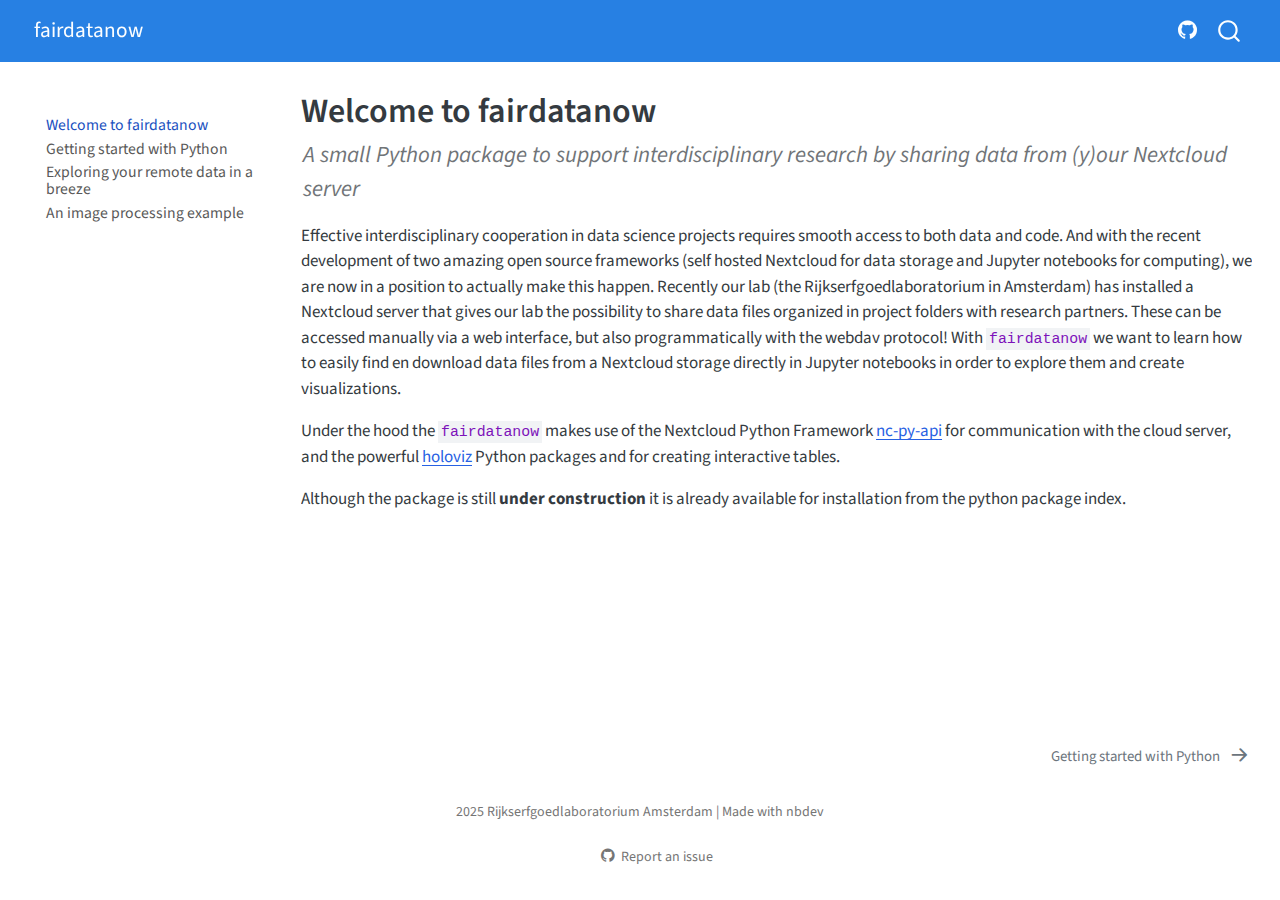
<file: index.html>
<!DOCTYPE html>
<html xmlns="http://www.w3.org/1999/xhtml" lang="en" xml:lang="en"><head>

<meta charset="utf-8">
<meta name="generator" content="quarto-1.8.24">

<meta name="viewport" content="width=device-width, initial-scale=1.0, user-scalable=yes">

<meta name="description" content="A small Python package to support interdisciplinary research by sharing data from (y)our Nextcloud server">

<title>Welcome to fairdatanow – fairdatanow</title>
<style>
code{white-space: pre-wrap;}
span.smallcaps{font-variant: small-caps;}
div.columns{display: flex; gap: min(4vw, 1.5em);}
div.column{flex: auto; overflow-x: auto;}
div.hanging-indent{margin-left: 1.5em; text-indent: -1.5em;}
ul.task-list{list-style: none;}
ul.task-list li input[type="checkbox"] {
  width: 0.8em;
  margin: 0 0.8em 0.2em -1em; /* quarto-specific, see https://github.com/quarto-dev/quarto-cli/issues/4556 */ 
  vertical-align: middle;
}
</style>


<script src="site_libs/quarto-nav/quarto-nav.js"></script>
<script src="site_libs/quarto-nav/headroom.min.js"></script>
<script src="site_libs/clipboard/clipboard.min.js"></script>
<script src="site_libs/quarto-search/autocomplete.umd.js"></script>
<script src="site_libs/quarto-search/fuse.min.js"></script>
<script src="site_libs/quarto-search/quarto-search.js"></script>
<meta name="quarto:offset" content="./">
<link href="./getting-started.html" rel="next">
<script src="site_libs/quarto-html/quarto.js" type="module"></script>
<script src="site_libs/quarto-html/tabsets/tabsets.js" type="module"></script>
<script src="site_libs/quarto-html/axe/axe-check.js" type="module"></script>
<script src="site_libs/quarto-html/popper.min.js"></script>
<script src="site_libs/quarto-html/tippy.umd.min.js"></script>
<script src="site_libs/quarto-html/anchor.min.js"></script>
<link href="site_libs/quarto-html/tippy.css" rel="stylesheet">
<link href="site_libs/quarto-html/quarto-syntax-highlighting-dc55a5b9e770e841cd82e46aadbfb9b0.css" rel="stylesheet" id="quarto-text-highlighting-styles">
<script src="site_libs/bootstrap/bootstrap.min.js"></script>
<link href="site_libs/bootstrap/bootstrap-icons.css" rel="stylesheet">
<link href="site_libs/bootstrap/bootstrap-b3ee1e8c853e66aea7633b9f21ac2043.min.css" rel="stylesheet" append-hash="true" id="quarto-bootstrap" data-mode="light">
<script id="quarto-search-options" type="application/json">{
  "location": "navbar",
  "copy-button": false,
  "collapse-after": 3,
  "panel-placement": "end",
  "type": "overlay",
  "limit": 50,
  "keyboard-shortcut": [
    "f",
    "/",
    "s"
  ],
  "show-item-context": false,
  "language": {
    "search-no-results-text": "No results",
    "search-matching-documents-text": "matching documents",
    "search-copy-link-title": "Copy link to search",
    "search-hide-matches-text": "Hide additional matches",
    "search-more-match-text": "more match in this document",
    "search-more-matches-text": "more matches in this document",
    "search-clear-button-title": "Clear",
    "search-text-placeholder": "",
    "search-detached-cancel-button-title": "Cancel",
    "search-submit-button-title": "Submit",
    "search-label": "Search"
  }
}</script>


<link rel="stylesheet" href="styles.css">
<meta property="og:title" content="Welcome to fairdatanow – fairdatanow">
<meta property="og:description" content="A small Python package to support interdisciplinary research by sharing data from (y)our Nextcloud server">
<meta property="og:site_name" content="fairdatanow">
</head>

<body class="nav-sidebar floating nav-fixed quarto-light">

<div id="quarto-search-results"></div>
  <header id="quarto-header" class="headroom fixed-top">
    <nav class="navbar navbar-expand-lg " data-bs-theme="dark">
      <div class="navbar-container container-fluid">
      <div class="navbar-brand-container mx-auto">
    <a href="./index.html" class="navbar-brand navbar-brand-logo">
    </a>
    <a class="navbar-brand" href="./index.html">
    <span class="navbar-title">fairdatanow</span>
    </a>
  </div>
            <div id="quarto-search" class="" title="Search"></div>
          <button class="navbar-toggler" type="button" data-bs-toggle="collapse" data-bs-target="#navbarCollapse" aria-controls="navbarCollapse" role="menu" aria-expanded="false" aria-label="Toggle navigation" onclick="if (window.quartoToggleHeadroom) { window.quartoToggleHeadroom(); }">
  <span class="navbar-toggler-icon"></span>
</button>
          <div class="collapse navbar-collapse" id="navbarCollapse">
            <ul class="navbar-nav navbar-nav-scroll ms-auto">
  <li class="nav-item compact">
    <a class="nav-link" href="https://github.com/fligt/fairdatanow"> <i class="bi bi-github" role="img">
</i> 
<span class="menu-text"></span></a>
  </li>  
</ul>
          </div> <!-- /navcollapse -->
            <div class="quarto-navbar-tools">
</div>
      </div> <!-- /container-fluid -->
    </nav>
  <nav class="quarto-secondary-nav">
    <div class="container-fluid d-flex">
      <button type="button" class="quarto-btn-toggle btn" data-bs-toggle="collapse" role="button" data-bs-target=".quarto-sidebar-collapse-item" aria-controls="quarto-sidebar" aria-expanded="false" aria-label="Toggle sidebar navigation" onclick="if (window.quartoToggleHeadroom) { window.quartoToggleHeadroom(); }">
        <i class="bi bi-layout-text-sidebar-reverse"></i>
      </button>
        <nav class="quarto-page-breadcrumbs" aria-label="breadcrumb"><ol class="breadcrumb"><li class="breadcrumb-item"><a href="./index.html">Welcome to fairdatanow</a></li></ol></nav>
        <a class="flex-grow-1" role="navigation" data-bs-toggle="collapse" data-bs-target=".quarto-sidebar-collapse-item" aria-controls="quarto-sidebar" aria-expanded="false" aria-label="Toggle sidebar navigation" onclick="if (window.quartoToggleHeadroom) { window.quartoToggleHeadroom(); }">      
        </a>
    </div>
  </nav>
</header>
<!-- content -->
<div id="quarto-content" class="quarto-container page-columns page-rows-contents page-layout-full page-navbar">
<!-- sidebar -->
  <nav id="quarto-sidebar" class="sidebar collapse collapse-horizontal quarto-sidebar-collapse-item sidebar-navigation floating overflow-auto">
    <div class="pt-lg-2 mt-2 text-left sidebar-header">
      <a href="./index.html" class="sidebar-logo-link">
      </a>
      </div>
    <div class="sidebar-menu-container"> 
    <ul class="list-unstyled mt-1">
        <li class="sidebar-item">
  <div class="sidebar-item-container"> 
  <a href="./index.html" class="sidebar-item-text sidebar-link active">
 <span class="menu-text">Welcome to fairdatanow</span></a>
  </div>
</li>
        <li class="sidebar-item">
  <div class="sidebar-item-container"> 
  <a href="./getting-started.html" class="sidebar-item-text sidebar-link">
 <span class="menu-text">Getting started with Python</span></a>
  </div>
</li>
        <li class="sidebar-item">
  <div class="sidebar-item-container"> 
  <a href="./exploring-your-remote-data-in-breeze.html" class="sidebar-item-text sidebar-link">
 <span class="menu-text">Exploring your remote data in a breeze</span></a>
  </div>
</li>
        <li class="sidebar-item">
  <div class="sidebar-item-container"> 
  <a href="./an-image-processing-example.html" class="sidebar-item-text sidebar-link">
 <span class="menu-text">An image processing example</span></a>
  </div>
</li>
    </ul>
    </div>
</nav>
<div id="quarto-sidebar-glass" class="quarto-sidebar-collapse-item" data-bs-toggle="collapse" data-bs-target=".quarto-sidebar-collapse-item"></div>
<!-- margin-sidebar -->
    
<!-- main -->
<main class="content column-page-right" id="quarto-document-content">

<header id="title-block-header" class="quarto-title-block default">
<div class="quarto-title">
<h1 class="title">Welcome to fairdatanow</h1>
</div>

<div>
  <div class="description">
    A small Python package to support interdisciplinary research by sharing data from (y)our Nextcloud server
  </div>
</div>


<div class="quarto-title-meta column-page-right">

    
  
    
  </div>
  


</header>


<!-- WARNING: THIS FILE WAS AUTOGENERATED! DO NOT EDIT! -->
<p>Effective interdisciplinary cooperation in data science projects requires smooth access to both data and code. And with the recent development of two amazing open source frameworks (self hosted Nextcloud for data storage and Jupyter notebooks for computing), we are now in a position to actually make this happen. Recently our lab (the Rijkserfgoedlaboratorium in Amsterdam) has installed a Nextcloud server that gives our lab the possibility to share data files organized in project folders with research partners. These can be accessed manually via a web interface, but also programmatically with the webdav protocol! With <code>fairdatanow</code> we want to learn how to easily find en download data files from a Nextcloud storage directly in Jupyter notebooks in order to explore them and create visualizations.</p>
<p>Under the hood the <code>fairdatanow</code> makes use of the Nextcloud Python Framework <a href="https://pypi.org/project/nc-py-api">nc-py-api</a> for communication with the cloud server, and the powerful <a href="https://holoviz.org">holoviz</a> Python packages and for creating interactive tables.</p>
<p>Although the package is still <strong>under construction</strong> it is already available for installation from the python package index.</p>



</main> <!-- /main -->
<script id="quarto-html-after-body" type="application/javascript">
  window.document.addEventListener("DOMContentLoaded", function (event) {
    const icon = "";
    const anchorJS = new window.AnchorJS();
    anchorJS.options = {
      placement: 'right',
      icon: icon
    };
    anchorJS.add('.anchored');
    const isCodeAnnotation = (el) => {
      for (const clz of el.classList) {
        if (clz.startsWith('code-annotation-')) {                     
          return true;
        }
      }
      return false;
    }
    const onCopySuccess = function(e) {
      // button target
      const button = e.trigger;
      // don't keep focus
      button.blur();
      // flash "checked"
      button.classList.add('code-copy-button-checked');
      var currentTitle = button.getAttribute("title");
      button.setAttribute("title", "Copied!");
      let tooltip;
      if (window.bootstrap) {
        button.setAttribute("data-bs-toggle", "tooltip");
        button.setAttribute("data-bs-placement", "left");
        button.setAttribute("data-bs-title", "Copied!");
        tooltip = new bootstrap.Tooltip(button, 
          { trigger: "manual", 
            customClass: "code-copy-button-tooltip",
            offset: [0, -8]});
        tooltip.show();    
      }
      setTimeout(function() {
        if (tooltip) {
          tooltip.hide();
          button.removeAttribute("data-bs-title");
          button.removeAttribute("data-bs-toggle");
          button.removeAttribute("data-bs-placement");
        }
        button.setAttribute("title", currentTitle);
        button.classList.remove('code-copy-button-checked');
      }, 1000);
      // clear code selection
      e.clearSelection();
    }
    const getTextToCopy = function(trigger) {
      const outerScaffold = trigger.parentElement.cloneNode(true);
      const codeEl = outerScaffold.querySelector('code');
      for (const childEl of codeEl.children) {
        if (isCodeAnnotation(childEl)) {
          childEl.remove();
        }
      }
      return codeEl.innerText;
    }
    const clipboard = new window.ClipboardJS('.code-copy-button:not([data-in-quarto-modal])', {
      text: getTextToCopy
    });
    clipboard.on('success', onCopySuccess);
    if (window.document.getElementById('quarto-embedded-source-code-modal')) {
      const clipboardModal = new window.ClipboardJS('.code-copy-button[data-in-quarto-modal]', {
        text: getTextToCopy,
        container: window.document.getElementById('quarto-embedded-source-code-modal')
      });
      clipboardModal.on('success', onCopySuccess);
    }
      var localhostRegex = new RegExp(/^(?:http|https):\/\/localhost\:?[0-9]*\//);
      var mailtoRegex = new RegExp(/^mailto:/);
        var filterRegex = new RegExp("https:\/\/fligt\.github\.io\/fairdatanow");
      var isInternal = (href) => {
          return filterRegex.test(href) || localhostRegex.test(href) || mailtoRegex.test(href);
      }
      // Inspect non-navigation links and adorn them if external
     var links = window.document.querySelectorAll('a[href]:not(.nav-link):not(.navbar-brand):not(.toc-action):not(.sidebar-link):not(.sidebar-item-toggle):not(.pagination-link):not(.no-external):not([aria-hidden]):not(.dropdown-item):not(.quarto-navigation-tool):not(.about-link)');
      for (var i=0; i<links.length; i++) {
        const link = links[i];
        if (!isInternal(link.href)) {
          // undo the damage that might have been done by quarto-nav.js in the case of
          // links that we want to consider external
          if (link.dataset.originalHref !== undefined) {
            link.href = link.dataset.originalHref;
          }
        }
      }
    function tippyHover(el, contentFn, onTriggerFn, onUntriggerFn) {
      const config = {
        allowHTML: true,
        maxWidth: 500,
        delay: 100,
        arrow: false,
        appendTo: function(el) {
            return el.parentElement;
        },
        interactive: true,
        interactiveBorder: 10,
        theme: 'quarto',
        placement: 'bottom-start',
      };
      if (contentFn) {
        config.content = contentFn;
      }
      if (onTriggerFn) {
        config.onTrigger = onTriggerFn;
      }
      if (onUntriggerFn) {
        config.onUntrigger = onUntriggerFn;
      }
      window.tippy(el, config); 
    }
    const noterefs = window.document.querySelectorAll('a[role="doc-noteref"]');
    for (var i=0; i<noterefs.length; i++) {
      const ref = noterefs[i];
      tippyHover(ref, function() {
        // use id or data attribute instead here
        let href = ref.getAttribute('data-footnote-href') || ref.getAttribute('href');
        try { href = new URL(href).hash; } catch {}
        const id = href.replace(/^#\/?/, "");
        const note = window.document.getElementById(id);
        if (note) {
          return note.innerHTML;
        } else {
          return "";
        }
      });
    }
    const xrefs = window.document.querySelectorAll('a.quarto-xref');
    const processXRef = (id, note) => {
      // Strip column container classes
      const stripColumnClz = (el) => {
        el.classList.remove("page-full", "page-columns");
        if (el.children) {
          for (const child of el.children) {
            stripColumnClz(child);
          }
        }
      }
      stripColumnClz(note)
      if (id === null || id.startsWith('sec-')) {
        // Special case sections, only their first couple elements
        const container = document.createElement("div");
        if (note.children && note.children.length > 2) {
          container.appendChild(note.children[0].cloneNode(true));
          for (let i = 1; i < note.children.length; i++) {
            const child = note.children[i];
            if (child.tagName === "P" && child.innerText === "") {
              continue;
            } else {
              container.appendChild(child.cloneNode(true));
              break;
            }
          }
          if (window.Quarto?.typesetMath) {
            window.Quarto.typesetMath(container);
          }
          return container.innerHTML
        } else {
          if (window.Quarto?.typesetMath) {
            window.Quarto.typesetMath(note);
          }
          return note.innerHTML;
        }
      } else {
        // Remove any anchor links if they are present
        const anchorLink = note.querySelector('a.anchorjs-link');
        if (anchorLink) {
          anchorLink.remove();
        }
        if (window.Quarto?.typesetMath) {
          window.Quarto.typesetMath(note);
        }
        if (note.classList.contains("callout")) {
          return note.outerHTML;
        } else {
          return note.innerHTML;
        }
      }
    }
    for (var i=0; i<xrefs.length; i++) {
      const xref = xrefs[i];
      tippyHover(xref, undefined, function(instance) {
        instance.disable();
        let url = xref.getAttribute('href');
        let hash = undefined; 
        if (url.startsWith('#')) {
          hash = url;
        } else {
          try { hash = new URL(url).hash; } catch {}
        }
        if (hash) {
          const id = hash.replace(/^#\/?/, "");
          const note = window.document.getElementById(id);
          if (note !== null) {
            try {
              const html = processXRef(id, note.cloneNode(true));
              instance.setContent(html);
            } finally {
              instance.enable();
              instance.show();
            }
          } else {
            // See if we can fetch this
            fetch(url.split('#')[0])
            .then(res => res.text())
            .then(html => {
              const parser = new DOMParser();
              const htmlDoc = parser.parseFromString(html, "text/html");
              const note = htmlDoc.getElementById(id);
              if (note !== null) {
                const html = processXRef(id, note);
                instance.setContent(html);
              } 
            }).finally(() => {
              instance.enable();
              instance.show();
            });
          }
        } else {
          // See if we can fetch a full url (with no hash to target)
          // This is a special case and we should probably do some content thinning / targeting
          fetch(url)
          .then(res => res.text())
          .then(html => {
            const parser = new DOMParser();
            const htmlDoc = parser.parseFromString(html, "text/html");
            const note = htmlDoc.querySelector('main.content');
            if (note !== null) {
              // This should only happen for chapter cross references
              // (since there is no id in the URL)
              // remove the first header
              if (note.children.length > 0 && note.children[0].tagName === "HEADER") {
                note.children[0].remove();
              }
              const html = processXRef(null, note);
              instance.setContent(html);
            } 
          }).finally(() => {
            instance.enable();
            instance.show();
          });
        }
      }, function(instance) {
      });
    }
        let selectedAnnoteEl;
        const selectorForAnnotation = ( cell, annotation) => {
          let cellAttr = 'data-code-cell="' + cell + '"';
          let lineAttr = 'data-code-annotation="' +  annotation + '"';
          const selector = 'span[' + cellAttr + '][' + lineAttr + ']';
          return selector;
        }
        const selectCodeLines = (annoteEl) => {
          const doc = window.document;
          const targetCell = annoteEl.getAttribute("data-target-cell");
          const targetAnnotation = annoteEl.getAttribute("data-target-annotation");
          const annoteSpan = window.document.querySelector(selectorForAnnotation(targetCell, targetAnnotation));
          const lines = annoteSpan.getAttribute("data-code-lines").split(",");
          const lineIds = lines.map((line) => {
            return targetCell + "-" + line;
          })
          let top = null;
          let height = null;
          let parent = null;
          if (lineIds.length > 0) {
              //compute the position of the single el (top and bottom and make a div)
              const el = window.document.getElementById(lineIds[0]);
              top = el.offsetTop;
              height = el.offsetHeight;
              parent = el.parentElement.parentElement;
            if (lineIds.length > 1) {
              const lastEl = window.document.getElementById(lineIds[lineIds.length - 1]);
              const bottom = lastEl.offsetTop + lastEl.offsetHeight;
              height = bottom - top;
            }
            if (top !== null && height !== null && parent !== null) {
              // cook up a div (if necessary) and position it 
              let div = window.document.getElementById("code-annotation-line-highlight");
              if (div === null) {
                div = window.document.createElement("div");
                div.setAttribute("id", "code-annotation-line-highlight");
                div.style.position = 'absolute';
                parent.appendChild(div);
              }
              div.style.top = top - 2 + "px";
              div.style.height = height + 4 + "px";
              div.style.left = 0;
              let gutterDiv = window.document.getElementById("code-annotation-line-highlight-gutter");
              if (gutterDiv === null) {
                gutterDiv = window.document.createElement("div");
                gutterDiv.setAttribute("id", "code-annotation-line-highlight-gutter");
                gutterDiv.style.position = 'absolute';
                const codeCell = window.document.getElementById(targetCell);
                const gutter = codeCell.querySelector('.code-annotation-gutter');
                gutter.appendChild(gutterDiv);
              }
              gutterDiv.style.top = top - 2 + "px";
              gutterDiv.style.height = height + 4 + "px";
            }
            selectedAnnoteEl = annoteEl;
          }
        };
        const unselectCodeLines = () => {
          const elementsIds = ["code-annotation-line-highlight", "code-annotation-line-highlight-gutter"];
          elementsIds.forEach((elId) => {
            const div = window.document.getElementById(elId);
            if (div) {
              div.remove();
            }
          });
          selectedAnnoteEl = undefined;
        };
          // Handle positioning of the toggle
      window.addEventListener(
        "resize",
        throttle(() => {
          elRect = undefined;
          if (selectedAnnoteEl) {
            selectCodeLines(selectedAnnoteEl);
          }
        }, 10)
      );
      function throttle(fn, ms) {
      let throttle = false;
      let timer;
        return (...args) => {
          if(!throttle) { // first call gets through
              fn.apply(this, args);
              throttle = true;
          } else { // all the others get throttled
              if(timer) clearTimeout(timer); // cancel #2
              timer = setTimeout(() => {
                fn.apply(this, args);
                timer = throttle = false;
              }, ms);
          }
        };
      }
        // Attach click handler to the DT
        const annoteDls = window.document.querySelectorAll('dt[data-target-cell]');
        for (const annoteDlNode of annoteDls) {
          annoteDlNode.addEventListener('click', (event) => {
            const clickedEl = event.target;
            if (clickedEl !== selectedAnnoteEl) {
              unselectCodeLines();
              const activeEl = window.document.querySelector('dt[data-target-cell].code-annotation-active');
              if (activeEl) {
                activeEl.classList.remove('code-annotation-active');
              }
              selectCodeLines(clickedEl);
              clickedEl.classList.add('code-annotation-active');
            } else {
              // Unselect the line
              unselectCodeLines();
              clickedEl.classList.remove('code-annotation-active');
            }
          });
        }
    const findCites = (el) => {
      const parentEl = el.parentElement;
      if (parentEl) {
        const cites = parentEl.dataset.cites;
        if (cites) {
          return {
            el,
            cites: cites.split(' ')
          };
        } else {
          return findCites(el.parentElement)
        }
      } else {
        return undefined;
      }
    };
    var bibliorefs = window.document.querySelectorAll('a[role="doc-biblioref"]');
    for (var i=0; i<bibliorefs.length; i++) {
      const ref = bibliorefs[i];
      const citeInfo = findCites(ref);
      if (citeInfo) {
        tippyHover(citeInfo.el, function() {
          var popup = window.document.createElement('div');
          citeInfo.cites.forEach(function(cite) {
            var citeDiv = window.document.createElement('div');
            citeDiv.classList.add('hanging-indent');
            citeDiv.classList.add('csl-entry');
            var biblioDiv = window.document.getElementById('ref-' + cite);
            if (biblioDiv) {
              citeDiv.innerHTML = biblioDiv.innerHTML;
            }
            popup.appendChild(citeDiv);
          });
          return popup.innerHTML;
        });
      }
    }
  });
  </script>
<nav class="page-navigation column-page-right">
  <div class="nav-page nav-page-previous">
  </div>
  <div class="nav-page nav-page-next">
      <a href="./getting-started.html" class="pagination-link" aria-label="Getting started with Python">
        <span class="nav-page-text">Getting started with Python</span> <i class="bi bi-arrow-right-short"></i>
      </a>
  </div>
</nav>
</div> <!-- /content -->
<footer class="footer">
  <div class="nav-footer">
    <div class="nav-footer-left">
      &nbsp;
    </div>   
    <div class="nav-footer-center">
<p>2025 Rijkserfgoedlaboratorium Amsterdam | Made with nbdev</p>
<div class="toc-actions"><ul><li><a href="https://github.com/fligt/fairdatanow/issues/new" class="toc-action"><i class="bi bi-github"></i>Report an issue</a></li></ul></div></div>
    <div class="nav-footer-right">
      &nbsp;
    </div>
  </div>
</footer>




</body></html>
</file>
<file: site_libs/quarto-html/tippy.css>
.tippy-box[data-animation=fade][data-state=hidden]{opacity:0}[data-tippy-root]{max-width:calc(100vw - 10px)}.tippy-box{position:relative;background-color:#333;color:#fff;border-radius:4px;font-size:14px;line-height:1.4;white-space:normal;outline:0;transition-property:transform,visibility,opacity}.tippy-box[data-placement^=top]>.tippy-arrow{bottom:0}.tippy-box[data-placement^=top]>.tippy-arrow:before{bottom:-7px;left:0;border-width:8px 8px 0;border-top-color:initial;transform-origin:center top}.tippy-box[data-placement^=bottom]>.tippy-arrow{top:0}.tippy-box[data-placement^=bottom]>.tippy-arrow:before{top:-7px;left:0;border-width:0 8px 8px;border-bottom-color:initial;transform-origin:center bottom}.tippy-box[data-placement^=left]>.tippy-arrow{right:0}.tippy-box[data-placement^=left]>.tippy-arrow:before{border-width:8px 0 8px 8px;border-left-color:initial;right:-7px;transform-origin:center left}.tippy-box[data-placement^=right]>.tippy-arrow{left:0}.tippy-box[data-placement^=right]>.tippy-arrow:before{left:-7px;border-width:8px 8px 8px 0;border-right-color:initial;transform-origin:center right}.tippy-box[data-inertia][data-state=visible]{transition-timing-function:cubic-bezier(.54,1.5,.38,1.11)}.tippy-arrow{width:16px;height:16px;color:#333}.tippy-arrow:before{content:"";position:absolute;border-color:transparent;border-style:solid}.tippy-content{position:relative;padding:5px 9px;z-index:1}
</file>
<file: site_libs/quarto-html/quarto-syntax-highlighting-dc55a5b9e770e841cd82e46aadbfb9b0.css>
/* quarto syntax highlight colors */
:root {
  --quarto-hl-ot-color: #003B4F;
  --quarto-hl-at-color: #657422;
  --quarto-hl-ss-color: #20794D;
  --quarto-hl-an-color: #5E5E5E;
  --quarto-hl-fu-color: #4758AB;
  --quarto-hl-st-color: #20794D;
  --quarto-hl-cf-color: #003B4F;
  --quarto-hl-op-color: #5E5E5E;
  --quarto-hl-er-color: #AD0000;
  --quarto-hl-bn-color: #AD0000;
  --quarto-hl-al-color: #AD0000;
  --quarto-hl-va-color: #111111;
  --quarto-hl-bu-color: inherit;
  --quarto-hl-ex-color: inherit;
  --quarto-hl-pp-color: #AD0000;
  --quarto-hl-in-color: #5E5E5E;
  --quarto-hl-vs-color: #20794D;
  --quarto-hl-wa-color: #5E5E5E;
  --quarto-hl-do-color: #5E5E5E;
  --quarto-hl-im-color: #00769E;
  --quarto-hl-ch-color: #20794D;
  --quarto-hl-dt-color: #AD0000;
  --quarto-hl-fl-color: #AD0000;
  --quarto-hl-co-color: #5E5E5E;
  --quarto-hl-cv-color: #5E5E5E;
  --quarto-hl-cn-color: #8f5902;
  --quarto-hl-sc-color: #5E5E5E;
  --quarto-hl-dv-color: #AD0000;
  --quarto-hl-kw-color: #003B4F;
}

/* other quarto variables */
:root {
  --quarto-font-monospace: SFMono-Regular, Menlo, Monaco, Consolas, "Liberation Mono", "Courier New", monospace;
}

/* syntax highlight based on Pandoc's rules */
pre > code.sourceCode > span {
  color: #003B4F;
}

code.sourceCode > span {
  color: #003B4F;
}

div.sourceCode,
div.sourceCode pre.sourceCode {
  color: #003B4F;
}

/* Normal */
code span {
  color: #003B4F;
}

/* Alert */
code span.al {
  color: #AD0000;
  font-style: inherit;
}

/* Annotation */
code span.an {
  color: #5E5E5E;
  font-style: inherit;
}

/* Attribute */
code span.at {
  color: #657422;
  font-style: inherit;
}

/* BaseN */
code span.bn {
  color: #AD0000;
  font-style: inherit;
}

/* BuiltIn */
code span.bu {
  font-style: inherit;
}

/* ControlFlow */
code span.cf {
  color: #003B4F;
  font-weight: bold;
  font-style: inherit;
}

/* Char */
code span.ch {
  color: #20794D;
  font-style: inherit;
}

/* Constant */
code span.cn {
  color: #8f5902;
  font-style: inherit;
}

/* Comment */
code span.co {
  color: #5E5E5E;
  font-style: inherit;
}

/* CommentVar */
code span.cv {
  color: #5E5E5E;
  font-style: italic;
}

/* Documentation */
code span.do {
  color: #5E5E5E;
  font-style: italic;
}

/* DataType */
code span.dt {
  color: #AD0000;
  font-style: inherit;
}

/* DecVal */
code span.dv {
  color: #AD0000;
  font-style: inherit;
}

/* Error */
code span.er {
  color: #AD0000;
  font-style: inherit;
}

/* Extension */
code span.ex {
  font-style: inherit;
}

/* Float */
code span.fl {
  color: #AD0000;
  font-style: inherit;
}

/* Function */
code span.fu {
  color: #4758AB;
  font-style: inherit;
}

/* Import */
code span.im {
  color: #00769E;
  font-style: inherit;
}

/* Information */
code span.in {
  color: #5E5E5E;
  font-style: inherit;
}

/* Keyword */
code span.kw {
  color: #003B4F;
  font-weight: bold;
  font-style: inherit;
}

/* Operator */
code span.op {
  color: #5E5E5E;
  font-style: inherit;
}

/* Other */
code span.ot {
  color: #003B4F;
  font-style: inherit;
}

/* Preprocessor */
code span.pp {
  color: #AD0000;
  font-style: inherit;
}

/* SpecialChar */
code span.sc {
  color: #5E5E5E;
  font-style: inherit;
}

/* SpecialString */
code span.ss {
  color: #20794D;
  font-style: inherit;
}

/* String */
code span.st {
  color: #20794D;
  font-style: inherit;
}

/* Variable */
code span.va {
  color: #111111;
  font-style: inherit;
}

/* VerbatimString */
code span.vs {
  color: #20794D;
  font-style: inherit;
}

/* Warning */
code span.wa {
  color: #5E5E5E;
  font-style: italic;
}

.prevent-inlining {
  content: "</";
}

/*# sourceMappingURL=21f0b8dca5c347bd0a806dc2ce2adfe3.css.map */
</file>
<file: styles.css>
.cell {
  margin-bottom: 1rem;
}

.cell > .sourceCode {
  margin-bottom: 0;
}

.cell-output > pre {
  margin-bottom: 0;
}

.cell-output > pre, .cell-output > .sourceCode > pre, .cell-output-stdout > pre {
  margin-left: 0.8rem;
  margin-top: 0;
  background: none;
  border-left: 2px solid lightsalmon;
  border-top-left-radius: 0;
  border-top-right-radius: 0;
}

.cell-output > .sourceCode {
  border: none;
}

.cell-output > .sourceCode {
  background: none;
  margin-top: 0;
}

div.description {
  padding-left: 2px;
  padding-top: 5px;
  font-style: italic;
  font-size: 135%;
  opacity: 70%;
}
</file>
